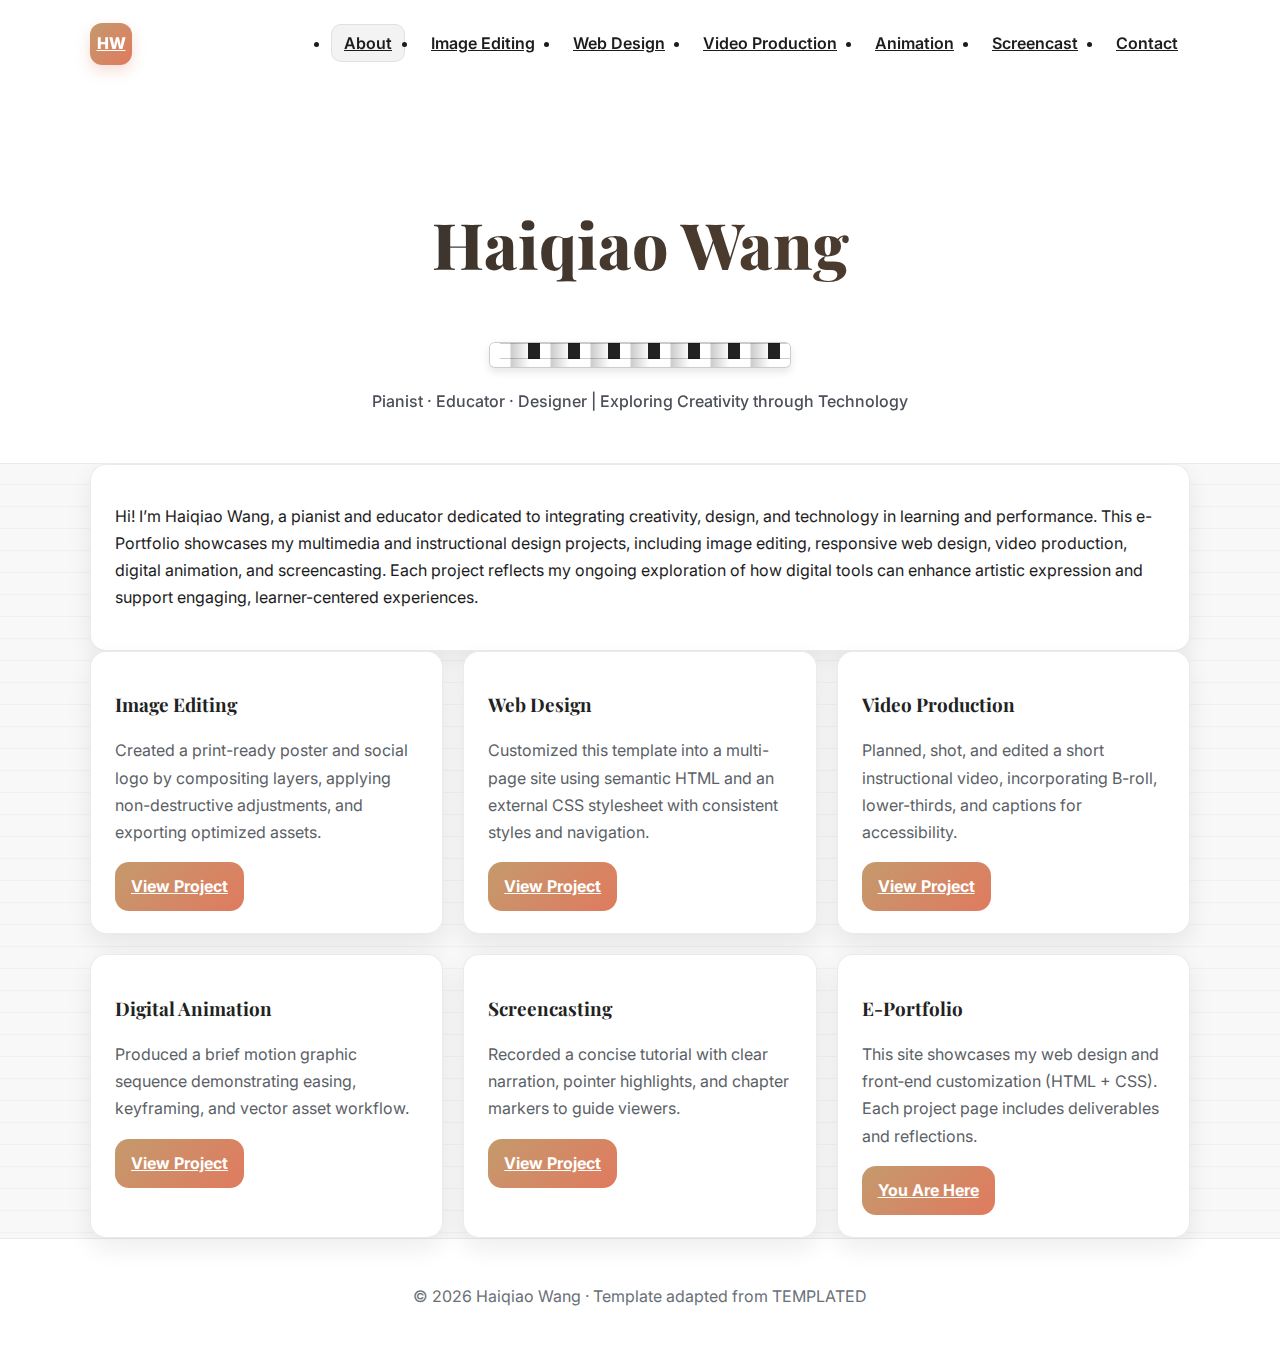
<file: index.html>
<!DOCTYPE html>
<html lang="en">
<head>
<meta charset="utf-8" />
<meta name="viewport" content="width=device-width, initial-scale=1" />
<meta name="keywords" content="Haiqiao Wang, e-portfolio, piano, instructional design, web design" />
<meta name="description" content="Homepage for Haiqiao Wang’s e-Portfolio: projects in image editing, web design, video, animation, and screencasting." />
<title>Haiqiao Wang · E-Portfolio</title>

<link href="https://fonts.googleapis.com/css2?family=Playfair+Display:wght@500;600;700;800&family=Inter:wght@400;500;600;700;800&display=swap" rel="stylesheet">
<link href="style.css" rel="stylesheet" type="text/css" media="screen" />
</head>

<body>
<header class="site-header">
  <nav class="nav container">
    <a class="brand" href="index.html" aria-label="Homepage">HW</a>
    <ul class="nav-links">
      <li><a class="active" href="index.html">About</a></li>
      <li><a href="image.html">Image Editing</a></li>
      <li><a href="web.html">Web Design</a></li>
      <li><a href="video.html">Video Production</a></li>
      <li><a href="animation.html">Animation</a></li>
      <li><a href="screencast.html">Screencast</a></li>
      <li><a href="contact.html">Contact</a></li>
    </ul>
  </nav>

  <section id="hero" class="container">
    <h1 class="hero-title">Haiqiao Wang</h1>
    <div class="keyboard-ribbon" aria-hidden="true"></div>
    <p class="hero-tag">Pianist · Educator · Designer | Exploring Creativity through Technology</p>
  </section>
</header>

<main>
  <!-- ABOUT -->
  <section id="about" class="container">
    <div class="card">
      <p>
        Hi! I’m Haiqiao Wang, a pianist and educator dedicated to integrating creativity, design, and technology in learning and performance. 
        This e-Portfolio showcases my multimedia and instructional design projects, including image editing, responsive web design, 
        video production, digital animation, and screencasting. Each project reflects my ongoing exploration of how digital tools can 
        enhance artistic expression and support engaging, learner-centered experiences.
      </p>
    </div>
  </section>

  <!-- PROJECT GRID -->
  <section id="projects" class="container">
    <div class="grid">
      <article class="card project">
        <h2>Image Editing</h2>
        <p>Created a print-ready poster and social logo by compositing layers, applying non-destructive adjustments, and exporting optimized assets.</p>
        <a href="image.html" class="button">View Project</a>
      </article>

      <article class="card project">
        <h2>Web Design</h2>
        <p>Customized this template into a multi-page site using semantic HTML and an external CSS stylesheet with consistent styles and navigation.</p>
        <a href="web.html" class="button">View Project</a>
      </article>

      <article class="card project">
        <h2>Video Production</h2>
        <p>Planned, shot, and edited a short instructional video, incorporating B-roll, lower-thirds, and captions for accessibility.</p>
        <a href="video.html" class="button">View Project</a>
      </article>

      <article class="card project">
        <h2>Digital Animation</h2>
        <p>Produced a brief motion graphic sequence demonstrating easing, keyframing, and vector asset workflow.</p>
        <a href="animation.html" class="button">View Project</a>
      </article>

      <article class="card project">
        <h2>Screencasting</h2>
        <p>Recorded a concise tutorial with clear narration, pointer highlights, and chapter markers to guide viewers.</p>
        <a href="screencast.html" class="button">View Project</a>
      </article>

      <article class="card project">
        <h2>E‑Portfolio</h2>
        <p>This site showcases my web design and front‑end customization (HTML + CSS). Each project page includes deliverables and reflections.</p>
        <a href="https://haiqiaowang.github.io/eportfolio/" class="button" target="_blank" rel="noopener">You Are Here</a>
      </article>
    </div>
  </section>
</main>

<footer class="site-footer">
  <div class="container">
    <p>© <span id="year"></span> Haiqiao Wang · Template adapted from TEMPLATED</p>
  </div>
</footer>

<script>
document.getElementById('year').textContent = new Date().getFullYear();
</script>
</body>
</html>
</file>
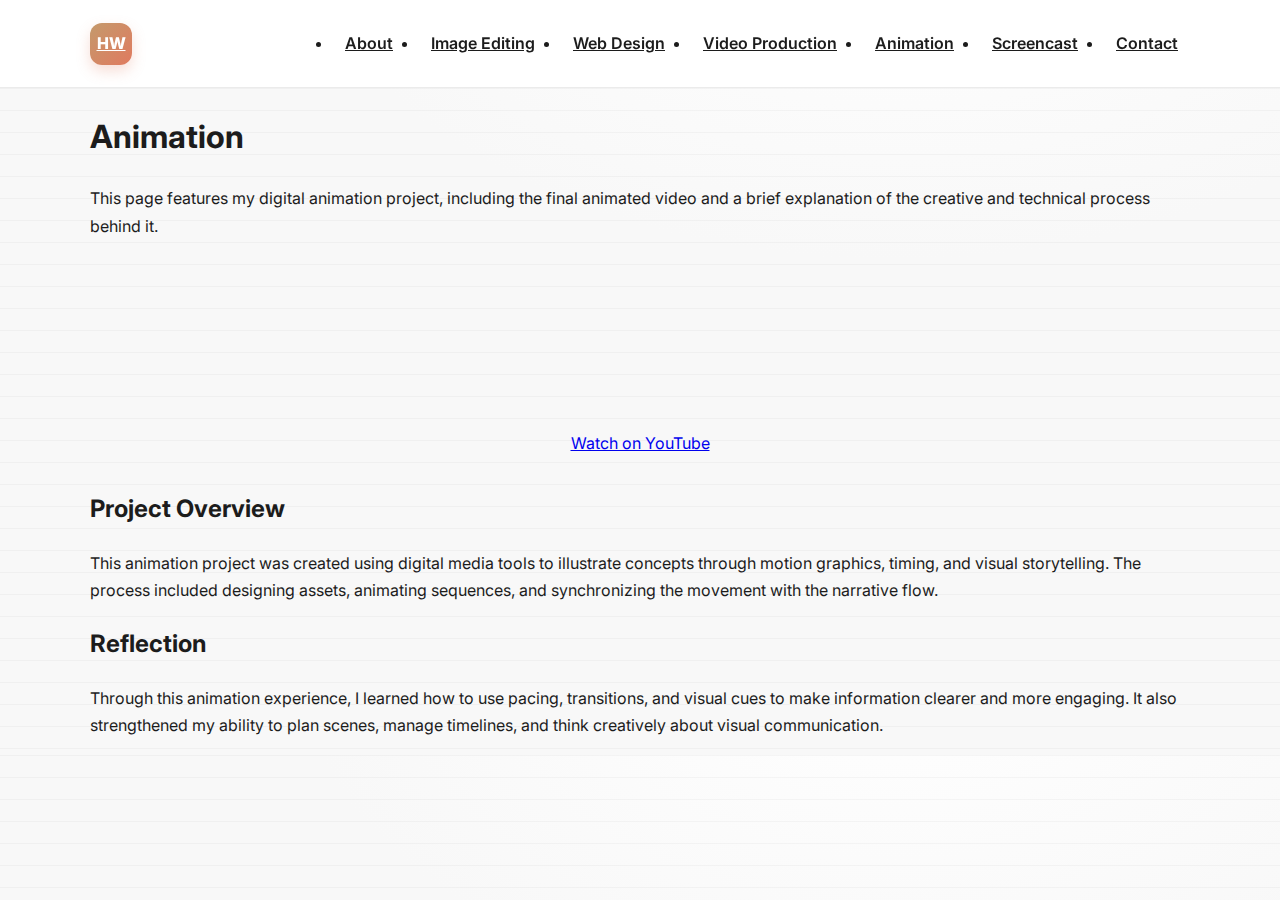
<file: animation.html>
<!DOCTYPE html>
<html lang="en">
<head>
  <meta charset="utf-8" />
  <title>Animation · Haiqiao Wang</title>
  <link rel="stylesheet" href="style.css" />
</head>
<body>
  <header class="site-header">
    <nav class="nav container">
      <a class="brand" href="index.html">HW</a>
      <ul class="nav-links">
        <li><a href="index.html">About</a></li>
        <li><a href="index.html#image-editing">Image Editing</a></li>
        <li><a href="index.html#web-design">Web Design</a></li>
        <li><a href="video.html">Video Production</a></li>
        <li><a href="animation.html">Animation</a></li>
        <li><a href="screencast.html">Screencast</a></li>
        <li><a href="contact.html">Contact</a></li>
      </ul>
    </nav>
  </header>

  <main class="container animation-page">
    <h1>Animation</h1>

    <p class="intro-text">
      This page features my digital animation project, including the final animated video and a brief explanation of the creative and technical process behind it.
    </p>

    <!-- ✅ Embedded YouTube Animation -->
    <section class="animation-section">
      <div class="video-wrapper">
        <iframe
          src="https://www.youtube.com/embed/cYCj-fbFIyM"
          title="YouTube animation player"
          frameborder="0"
          allow="accelerometer; autoplay; clipboard-write; encrypted-media; gyroscope; picture-in-picture; web-share"
          allowfullscreen>
        </iframe>
      </div>

      <div class="video-actions" style="text-align:center; margin-top: 1rem;">
        <a
          class="btn"
          href="https://www.youtube.com/watch?v=cYCj-fbFIyM"
          target="_blank"
          rel="noopener">
          Watch on YouTube
        </a>
      </div>
    </section>

    <!-- Description & Reflection -->
    <section class="reflection" style="margin-top: 2rem;">
      <h2>Project Overview</h2>
      <p>
        This animation project was created using digital media tools to illustrate concepts through motion graphics,
        timing, and visual storytelling. The process included designing assets, animating sequences, and synchronizing
        the movement with the narrative flow.
      </p>

      <h2>Reflection</h2>
      <p>
        Through this animation experience, I learned how to use pacing, transitions, and visual cues to make
        information clearer and more engaging. It also strengthened my ability to plan scenes, manage timelines,
        and think creatively about visual communication.
      </p>
    </section>
  </main>

</body>
</html>
</file>
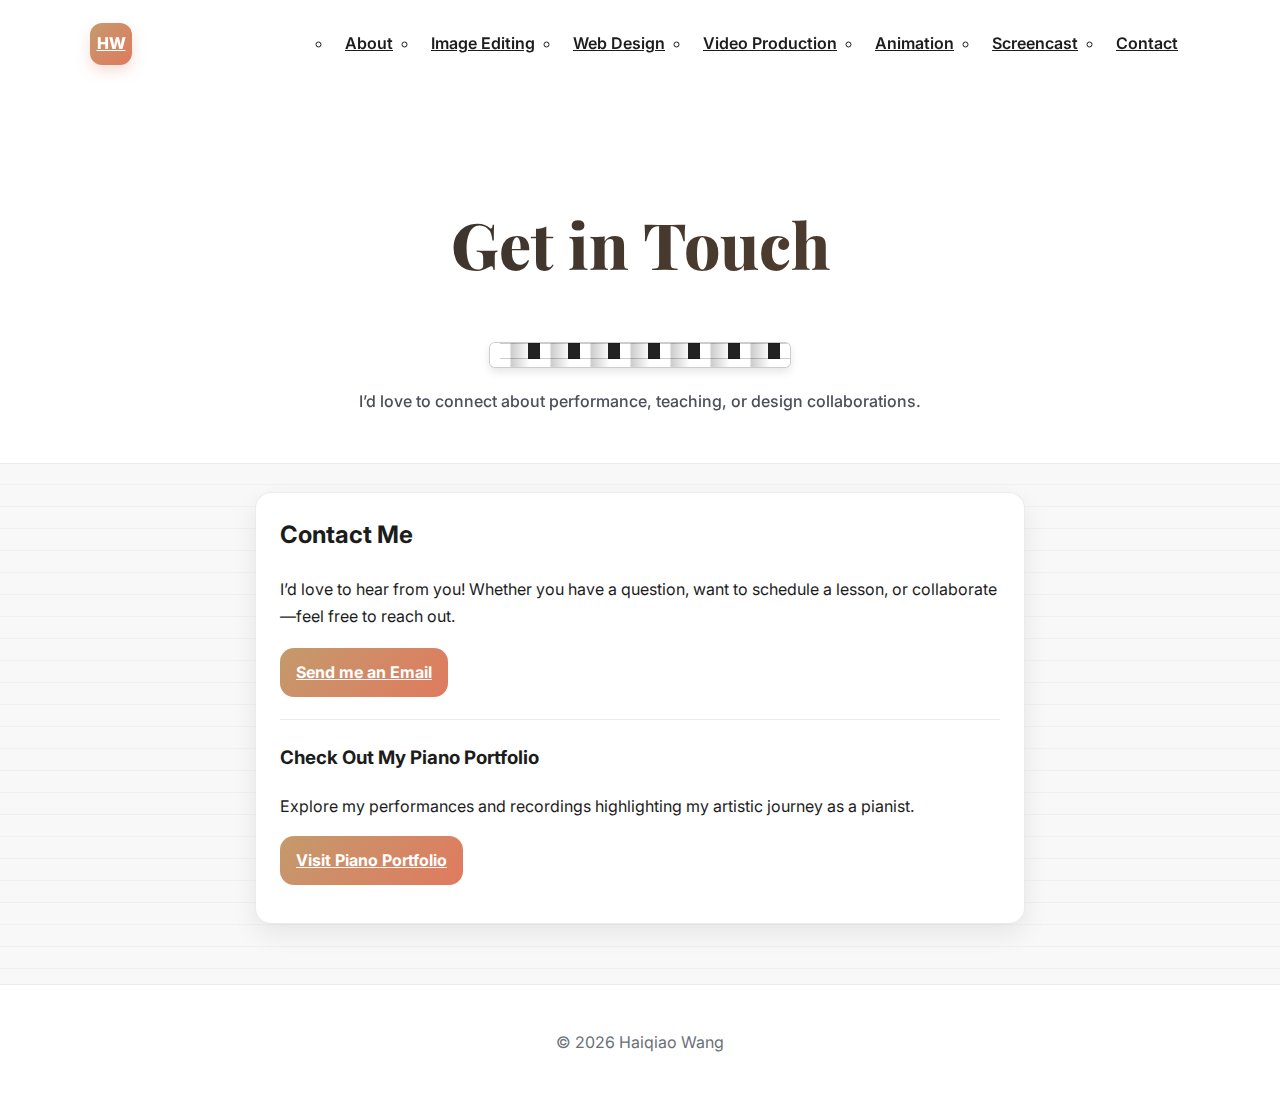
<file: contact.html>
<!DOCTYPE html>
<html lang="en">
<head>
  <meta charset="utf-8" />
  <meta name="viewport" content="width=device-width, initial-scale=1" />
  <title>Contact · Haiqiao Wang</title>
  <meta name="description" content=" I’d love to hear from you! Whether you have a question, want to schedule a lesson, or collaborate — feel free to reach out." />
  <link rel="stylesheet" href="style.css" />
  <link href="https://fonts.googleapis.com/css2?family=Playfair+Display:wght@600;700;800&family=Inter:wght@400;500;600;700&display=swap" rel="stylesheet">
</head>
<body>

<header class="site-header">
  <nav class="nav container">
    <a class="brand" href="index.html" aria-label="Homepage">HW</a>
    <ul class="nav-links">
       <ul class="nav-links">
  <li><a href="index.html">About</a></li>
  <li><a href="image-editing.html">Image Editing</a></li>
  <li><a href="web-design.html">Web Design</a></li>
  <li><a href="video.html">Video Production</a></li>
  <li><a href="animation.html">Animation</a></li>
  <li><a href="screencast.html">Screencast</a></li>
  <li><a href="contact.html">Contact</a></li>
</ul>
  </nav>

  <section id="hero" class="container" aria-labelledby="contact-title">
    <h1 id="contact-title" class="hero-title">Get in Touch</h1>
    <div class="keyboard-ribbon" aria-hidden="true"></div>
    <p class="hero-tag">I’d love to connect about performance, teaching, or design collaborations.</p>
  </section>
</header>

<main class="container" style="padding: 28px 0 60px;">
  <div class="card" style="max-width: 720px; margin: 0 auto;">
    <h2 style="margin-top: 0;">Contact Me</h2>
    <p>I’d love to hear from you! Whether you have a question, want to schedule a lesson, or collaborate—feel free to reach out.</p>
    <p style="margin: 18px 0;">
    <a class="button" href="mailto:haiqiaowang@ufl.edu" aria-label="Send an email to Haiqiao Wang">Send me an Email</a>
    </p>

  <hr style="border: none; border-top: 1px solid var(--border); margin: 22px 0;" />

  <h3 style="margin-top: 0;">Check Out My Piano Portfolio</h3>
  <p>Explore my performances and recordings highlighting my artistic journey as a pianist.</p>

  <p style="margin-top: 16px;">
  <a href="https://haiqiaowang.quarto.pub/haiqiao-wang-piano/" class="button" target="_blank" rel="noopener">Visit Piano Portfolio</a>
  </p>
    
  </div>
</main>

<footer class="site-footer">
  <div class="container">
    <p>© <span id="year"></span> Haiqiao Wang</p>
  </div>
</footer>

<script>
  document.getElementById('year').textContent = new Date().getFullYear();
</script>

</body>
</html>
</file>
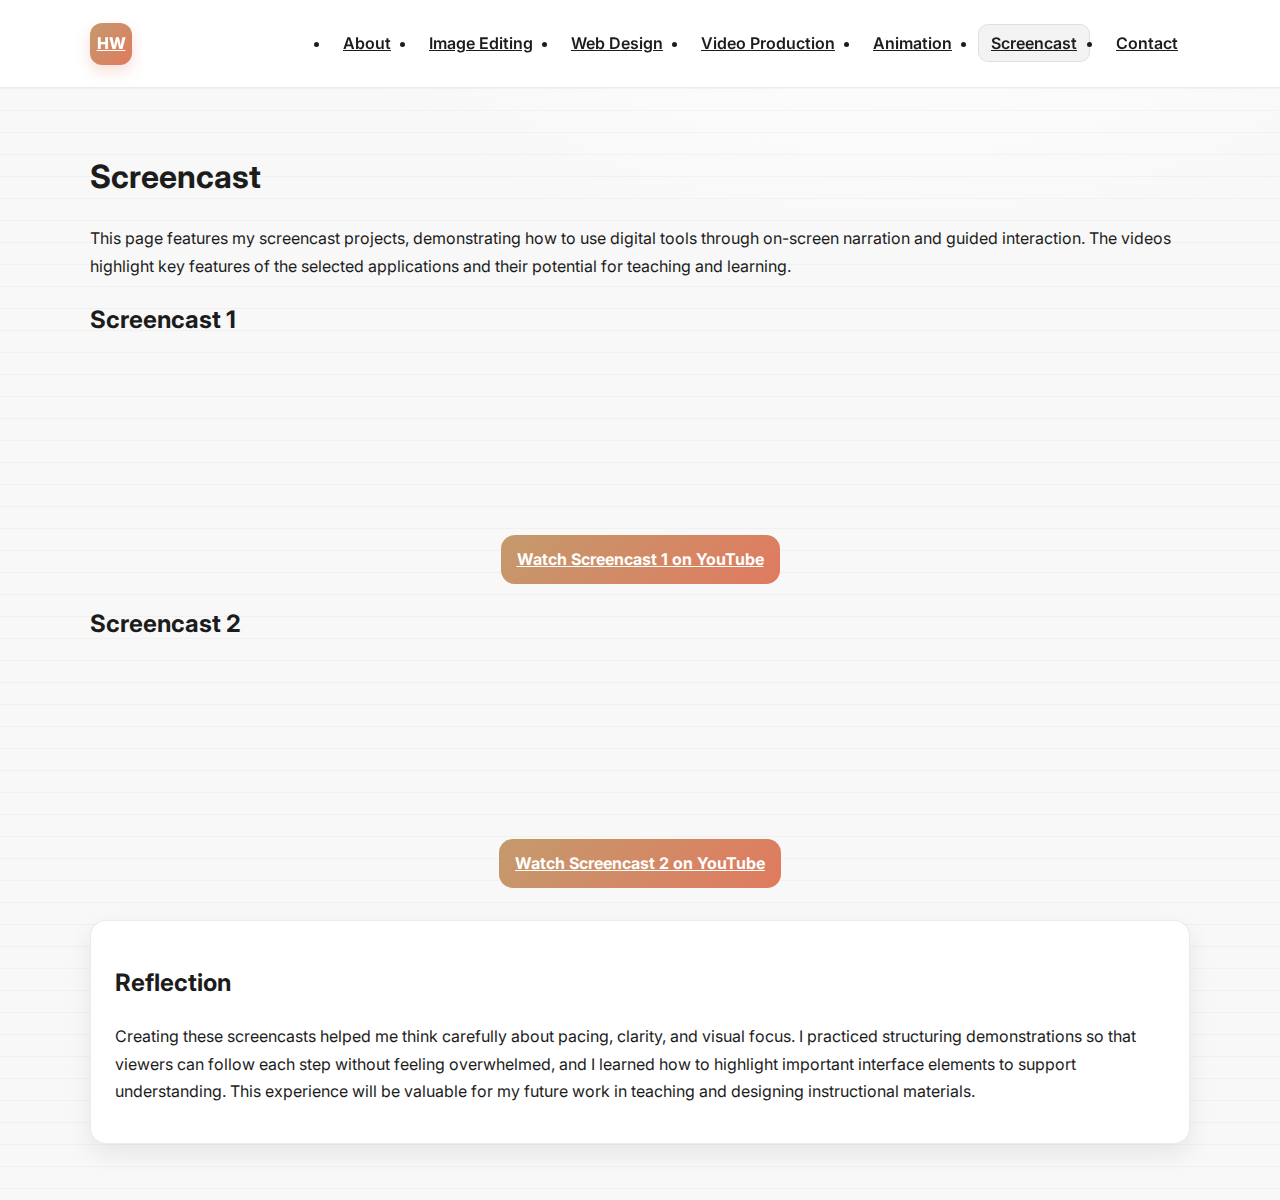
<file: screencast.html>
<!DOCTYPE html>
<html lang="en">
<head>
  <meta charset="utf-8" />
  <title>Screencast · Haiqiao Wang</title>
  <link rel="stylesheet" href="style.css" />
</head>
<body>
  <header class="site-header">
    <nav class="nav container">
      <a class="brand" href="index.html">HW</a>
      <ul class="nav-links">
        <li><a href="index.html">About</a></li>
        <li><a href="image-editing.html">Image Editing</a></li>
        <li><a href="web-design.html">Web Design</a></li>
        <li><a href="video.html">Video Production</a></li>
        <li><a href="animation.html">Animation</a></li>
        <li><a href="screencast.html" class="active">Screencast</a></li>
        <li><a href="contact.html">Contact</a></li>
      </ul>
    </nav>
  </header>

  <main class="container screencast-page" style="padding: 40px 0 56px;">
    <h1>Screencast</h1>

    <p class="intro-text">
      This page features my screencast projects, demonstrating how to use digital tools through on-screen narration
      and guided interaction. The videos highlight key features of the selected applications and their potential for
      teaching and learning.
    </p>

    <!-- Screencast 1 -->
    <section class="screencast-section">
      <h2>Screencast 1</h2>
      <div class="video-wrapper">
        <iframe
          src="https://www.youtube.com/embed/qVcKKvRsESI"
          title="YouTube screencast player"
          frameborder="0"
          allow="accelerometer; autoplay; clipboard-write; encrypted-media; gyroscope; picture-in-picture; web-share"
          allowfullscreen>
        </iframe>
      </div>

      <div class="video-actions" style="text-align:center; margin-top: 1rem;">
        <a
          class="button"
          href="https://www.youtube.com/watch?v=qVcKKvRsESI"
          target="_blank"
          rel="noopener">
          Watch Screencast 1 on YouTube
        </a>
      </div>
    </section>

    <!-- Screencast 2 -->
    <section class="screencast-section">
      <h2>Screencast 2</h2>
      <div class="video-wrapper">
        <iframe
          src="https://www.youtube.com/embed/ivPR-Obk0d8"
          title="Additional screencast video"
          frameborder="0"
          allow="accelerometer; autoplay; clipboard-write; encrypted-media; gyroscope; picture-in-picture; web-share"
          allowfullscreen>
        </iframe>
      </div>

      <div class="video-actions" style="text-align:center; margin-top: 1rem;">
        <a
          class="button"
          href="https://www.youtube.com/watch?v=ivPR-Obk0d8"
          target="_blank"
          rel="noopener">
          Watch Screencast 2 on YouTube
        </a>
      </div>
    </section>

    <!-- Reflection -->
    <section class="card" style="margin-top: 2rem;">
      <h2>Reflection</h2>
      <p>
        Creating these screencasts helped me think carefully about pacing, clarity, and visual focus. I practiced
        structuring demonstrations so that viewers can follow each step without feeling overwhelmed, and I learned how
        to highlight important interface elements to support understanding. This experience will be valuable for my
        future work in teaching and designing instructional materials.
      </p>
    </section>
  </main>
</body>
</html>
</file>
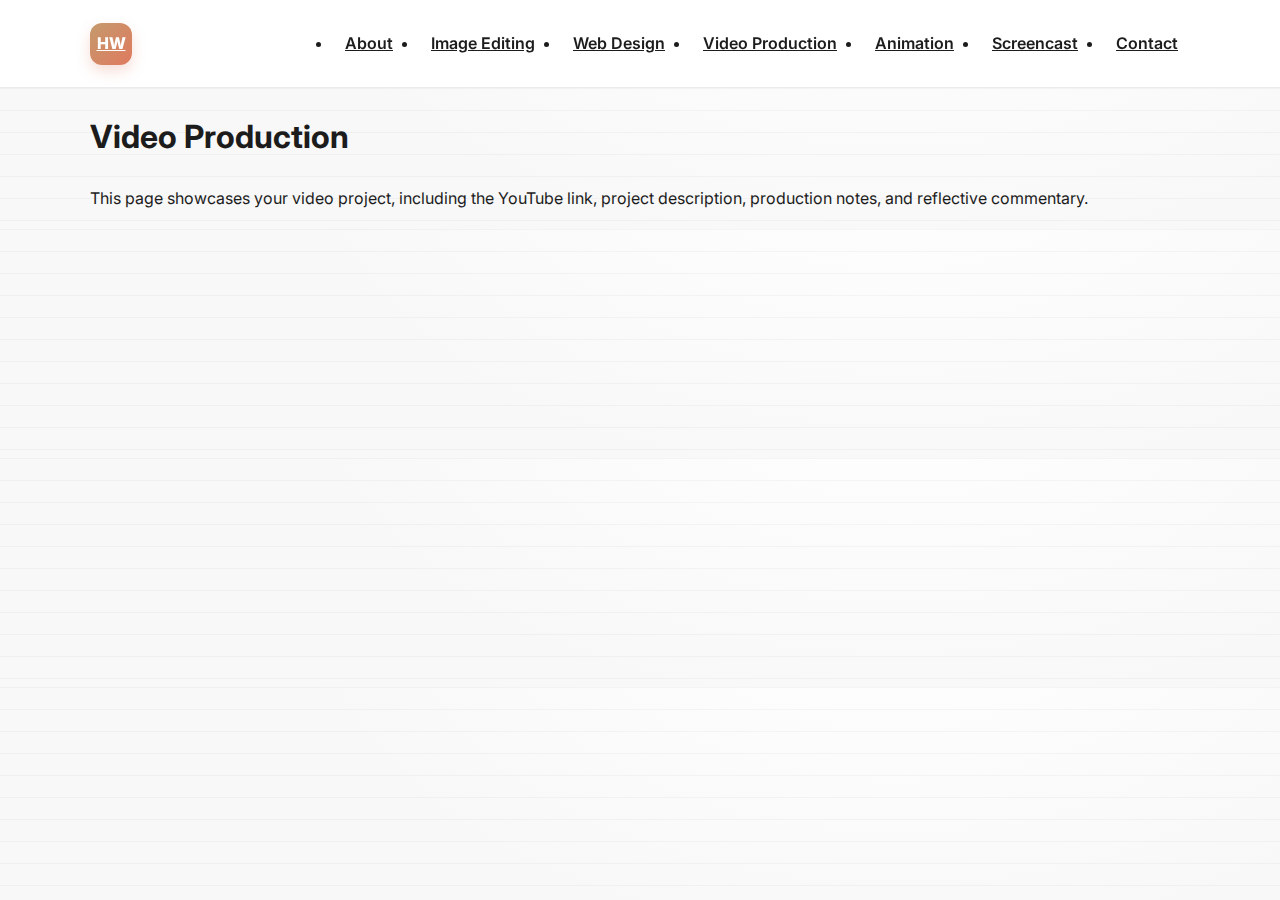
<file: Video.html>
<!DOCTYPE html>
<html lang="en">
<head>
  <meta charset="utf-8" />
  <title>Video Production · Haiqiao Wang</title>
  <link rel="stylesheet" href="style.css" />
</head>
<body>
  <header class="site-header">
    <nav class="nav container">
      <a class="brand" href="index.html">HW</a>
      <ul class="nav-links">
        <li><a href="index.html">About</a></li>
        <li><a href="index.html#image-editing">Image Editing</a></li>
        <li><a href="index.html#web-design">Web Design</a></li>
        <li><a href="video.html">Video Production</a></li>
        <li><a href="animation.html">Animation</a></li>
        <li><a href="screencast.html">Screencast</a></li>
        <li><a href="contact.html">Contact</a></li>
      </ul>
    </nav>
  </header>

  <main class="container">
    <h1>Video Production</h1>
    <p>This page showcases your video project, including the YouTube link, project description, production notes, and reflective commentary.</p>
  </main>
</body>
</html>
</file>
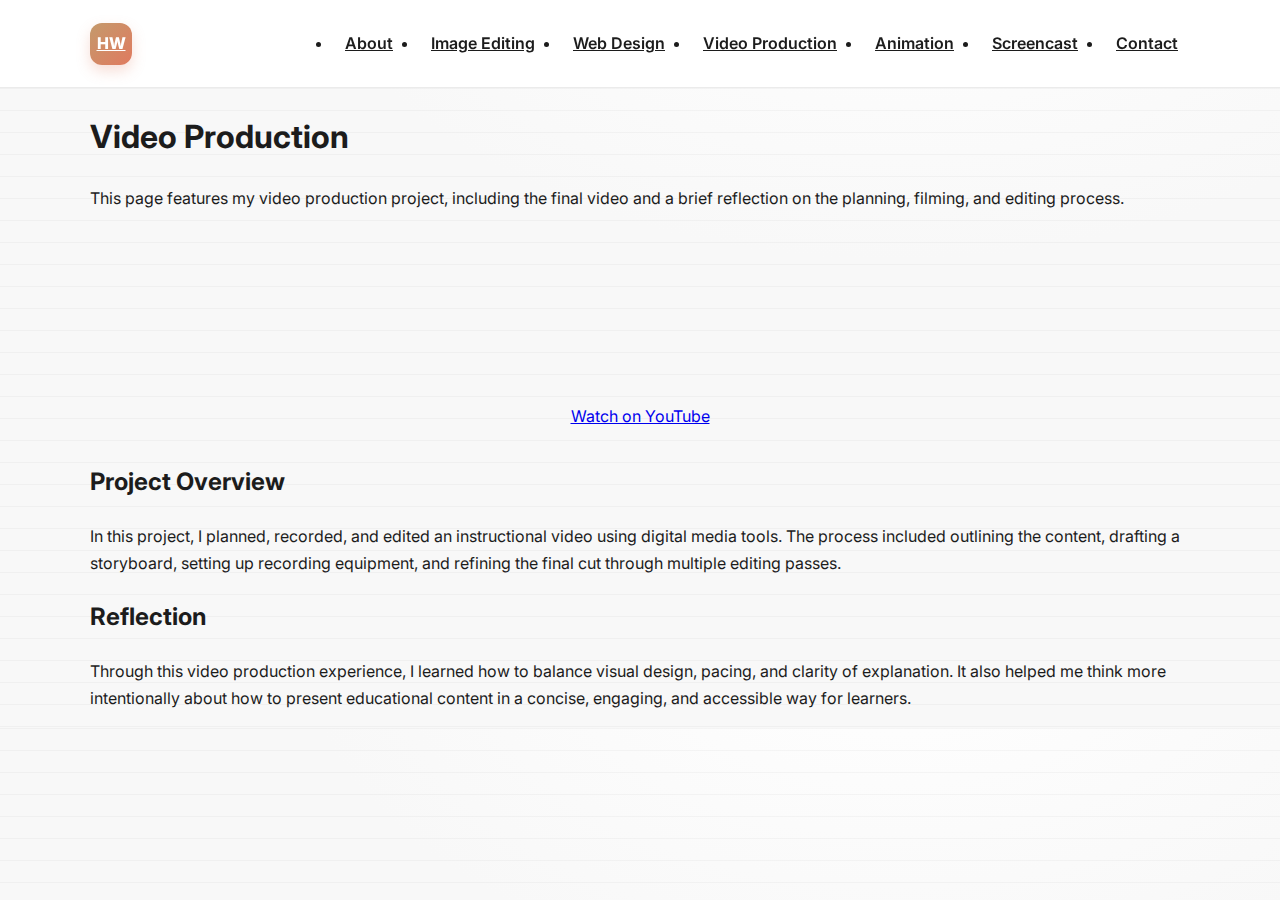
<file: video.html>
<!DOCTYPE html>
<html lang="en">
<head>
  <meta charset="utf-8" />
  <title>Video Production · Haiqiao Wang</title>
  <link rel="stylesheet" href="style.css" />
</head>
<body>
  <header class="site-header">
    <nav class="nav container">
      <a class="brand" href="index.html">HW</a>
      <ul class="nav-links">
        <li><a href="index.html">About</a></li>
        <li><a href="index.html#image-editing">Image Editing</a></li>
        <li><a href="index.html#web-design">Web Design</a></li>
        <li><a href="video.html">Video Production</a></li>
        <li><a href="animation.html">Animation</a></li>
        <li><a href="screencast.html">Screencast</a></li>
        <li><a href="contact.html">Contact</a></li>
      </ul>
    </nav>
  </header>

  <main class="container video-page">
    <h1>Video Production</h1>

    <p class="intro-text">
      This page features my video production project, including the final video and a brief reflection on the planning,
      filming, and editing process.
    </p>

    <!-- ✅ Embedded YouTube Video -->
    <section class="video-section">
      <div class="video-wrapper">
        <iframe
          src="https://www.youtube.com/embed/kHy6V4L_saE"
          title="YouTube video player"
          frameborder="0"
          allow="accelerometer; autoplay; clipboard-write; encrypted-media; gyroscope; picture-in-picture; web-share"
          allowfullscreen>
        </iframe>
      </div>

      <!-- Optional: Button to open in YouTube -->
      <div class="video-actions" style="text-align:center; margin-top: 1rem;">
        <a
          class="btn"
          href="https://www.youtube.com/watch?v=kHy6V4L_saE"
          target="_blank"
          rel="noopener">
          Watch on YouTube
        </a>
      </div>
    </section>

    <section class="reflection" style="margin-top: 2rem;">
      <h2>Project Overview</h2>
      <p>
        In this project, I planned, recorded, and edited an instructional video using digital media tools.
        The process included outlining the content, drafting a storyboard, setting up recording equipment,
        and refining the final cut through multiple editing passes.
      </p>

      <h2>Reflection</h2>
      <p>
        Through this video production experience, I learned how to balance visual design, pacing, and clarity of
        explanation. It also helped me think more intentionally about how to present educational content in a concise,
        engaging, and accessible way for learners.
      </p>
    </section>
  </main>

</body>
</html>
</file>
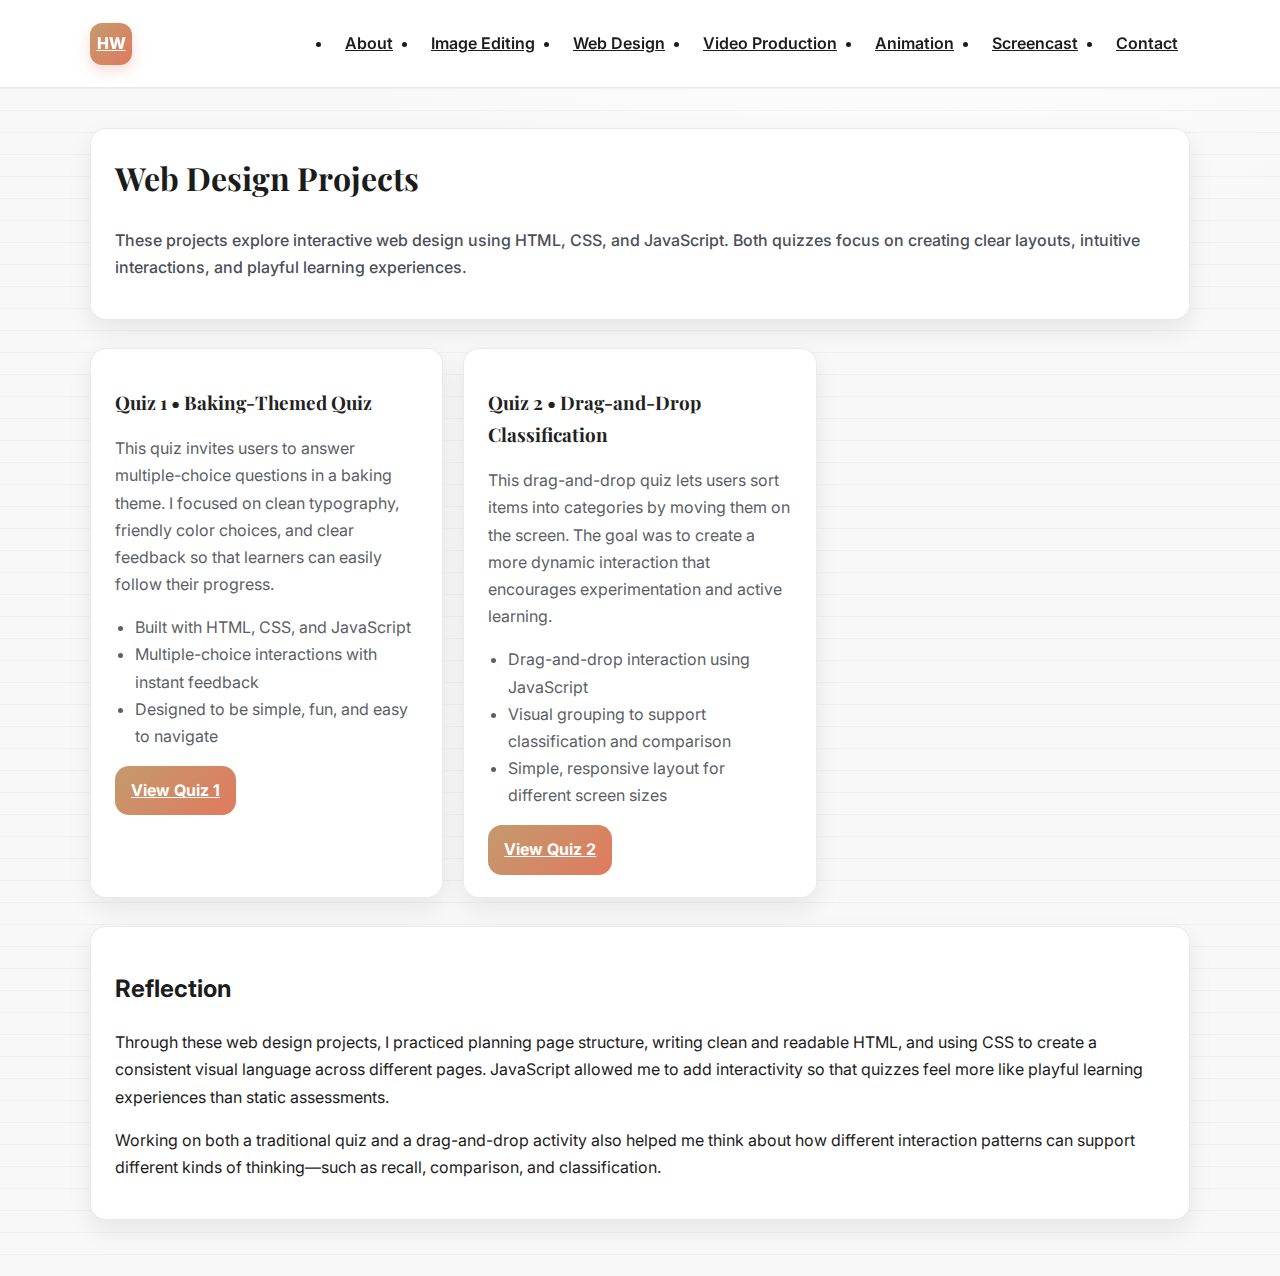
<file: web-design.html>
<!DOCTYPE html>
<html lang="en">
<head>
  <meta charset="utf-8" />
  <title>Web Design · Haiqiao Wang</title>
  <link rel="stylesheet" href="style.css" />
</head>
<body>
  <header class="site-header">
    <nav class="nav container">
      <a class="brand" href="index.html">HW</a>
      <ul class="nav-links">
  <li><a href="index.html">About</a></li>
  <li><a href="image-editing.html">Image Editing</a></li>
  <li><a href="web-design.html">Web Design</a></li>
  <li><a href="video.html">Video Production</a></li>
  <li><a href="animation.html">Animation</a></li>
  <li><a href="screencast.html">Screencast</a></li>
  <li><a href="contact.html">Contact</a></li>
</ul>
    </nav>
  </header>

  <main class="container" style="padding: 40px 0 56px;">
    <!-- Hero / Intro card -->
    <section class="card" style="margin-bottom: 28px;">
      <h1 style="margin-top: 0; font-family: 'Playfair Display', serif; font-size: 2rem;">
        Web Design Projects
      </h1>
      <p class="hero-tag">
        These projects explore interactive web design using HTML, CSS, and JavaScript. 
        Both quizzes focus on creating clear layouts, intuitive interactions, and playful learning experiences.
      </p>
    </section>

    <!-- Two project cards in a grid -->
    <section class="grid" style="margin-bottom: 28px;">
      <!-- Quiz 1 -->
      <article class="card project">
        <h2>Quiz 1 • Baking-Themed Quiz</h2>
        <p>
          This quiz invites users to answer multiple-choice questions in a baking theme. 
          I focused on clean typography, friendly color choices, and clear feedback so that learners 
          can easily follow their progress.
        </p>
        <ul style="padding-left: 20px; color: var(--muted);">
          <li>Built with HTML, CSS, and JavaScript</li>
          <li>Multiple-choice interactions with instant feedback</li>
          <li>Designed to be simple, fun, and easy to navigate</li>
        </ul>
        <a href="https://haiqiaowang.github.io/quiz/"
           class="button"
           target="_blank"
           rel="noopener">
          View Quiz 1
        </a>
      </article>

      <!-- Quiz 2 -->
      <article class="card project">
        <h2>Quiz 2 • Drag-and-Drop Classification</h2>
        <p>
          This drag-and-drop quiz lets users sort items into categories by moving them on the screen. 
          The goal was to create a more dynamic interaction that encourages experimentation and active learning.
        </p>
        <ul style="padding-left: 20px; color: var(--muted);">
          <li>Drag-and-drop interaction using JavaScript</li>
          <li>Visual grouping to support classification and comparison</li>
          <li>Simple, responsive layout for different screen sizes</li>
        </ul>
        <a href="https://haiqiaowang.github.io/drag/"
           class="button"
           target="_blank"
           rel="noopener">
          View Quiz 2
        </a>
      </article>

      <!-- 如果你以后还想加第三个 Web 项目，可以在这里再加一个 <article class="card project"> ... </article> -->
    </section>

    <!-- Reflection card -->
    <section class="card">
      <h2>Reflection</h2>
      <p>
        Through these web design projects, I practiced planning page structure, writing clean and readable HTML, 
        and using CSS to create a consistent visual language across different pages. JavaScript allowed me to add 
        interactivity so that quizzes feel more like playful learning experiences than static assessments.
      </p>
      <p>
        Working on both a traditional quiz and a drag-and-drop activity also helped me think about how different
        interaction patterns can support different kinds of thinking—such as recall, comparison, and classification.
      </p>
    </section>
  </main>
</body>
</html>
</file>
<file: style.css>
/* Bright Piano-Inspired Theme (Updated for GitHub Pages) */
@import url('https://fonts.googleapis.com/css2?family=Playfair+Display:wght@600;700;800&family=Inter:wght@400;500;600;700&display=swap');

:root {
  --bg: #FFFFFF;
  --surface: #FFFFFF;
  --card: #FFFFFF;
  --text: #1C1C1C;
  --muted: #5C5F66;
  --brand: #C49A6C;
  --brand-2: #E07A5F;
  --border: rgba(0,0,0,0.08);
  --radius: 16px;
  --shadow: 0 10px 24px rgba(20,24,29,0.08), 0 1px 0 rgba(255,255,255,0.6) inset;
}

body {
  margin: 0;
  background:
    repeating-linear-gradient(
      to bottom,
      rgba(0,0,0,0.03) 0px,
      rgba(0,0,0,0.03) 1px,
      transparent 1px,
      transparent 22px
    ),
    radial-gradient(1000px 600px at 70% -100px, #FFFFFF 0%, #F8F8F8 60%);
  color: var(--text);
  font-family: 'Inter', system-ui, -apple-system, Segoe UI, Roboto, Helvetica, Arial;
  line-height: 1.7;
}

.container { width: 92%; max-width: 1100px; margin: 0 auto; }

.site-header {
  position: sticky;
  top: 0;
  backdrop-filter: blur(8px);
  background: rgba(255,255,255,0.9);
  border-bottom: 1px solid var(--border);
  z-index: 10;
}

.nav {
  display: flex;
  justify-content: space-between;
  align-items: center;
  padding: 14px 0;
}

.brand {
  width: 42px;
  height: 42px;
  border-radius: 12px;
  display: grid;
  place-items: center;
  font-weight: 800;
  background: linear-gradient(135deg, var(--brand) 0%, var(--brand-2) 100%);
  color: #fff;
  box-shadow: 0 6px 14px rgba(224, 122, 95, 0.25);
}

.nav-links {
  display: flex;
  gap: 14px;
  flex-wrap: wrap;
}

.nav-links a {
  color: var(--text);
  font-weight: 600;
  padding: 8px 12px;
  border-radius: 10px;
  transition: background 0.2s ease;
}

.nav-links a:hover,
.nav-links a.active {
  background: #f3f3f3;
  border: 1px solid var(--border);
}

#hero {
  padding: 60px 0 32px;
  text-align: center;
}

.hero-title {
  font-family: "Playfair Display", serif;
  font-size: clamp(2.4rem, 5.6vw, 4rem);
  font-weight: 800;
  background: linear-gradient(120deg, #2C2C2C 0%, #4B3B2E 60%);
  -webkit-background-clip: text;
  color: transparent;
}

.hero-tag {
  color: #4B4F58;
  font-weight: 500;
}

/* Keyboard ribbon */
.keyboard-ribbon {
  width: 300px;
  height: 24px;
  margin: 14px auto 20px;
  display: flex;
  justify-content: space-between;
  background: #fff;
  border: 1px solid rgba(0,0,0,0.2);
  border-radius: 6px;
  overflow: hidden;
  box-shadow: 0 4px 8px rgba(0,0,0,0.1);
  position: relative;
}

.keyboard-ribbon::before {
  content: "";
  position: absolute;
  inset: 0;
  background-image: repeating-linear-gradient(
    to right,
    #fff 0px,
    #fff 20px,
    #ccc 21px,
    #fff 40px
  );
}

.keyboard-ribbon::after {
  content: "";
  position: absolute;
  top: 0;
  left: 10px;
  height: 14px;
  width: calc(100% - 10px);
  background-image: repeating-linear-gradient(
    to right,
    transparent 0px,
    transparent 28px,
    #222 28px,
    #222 40px
  );
  border-top: 1px solid rgba(0,0,0,0.2);
  border-bottom: 1px solid rgba(0,0,0,0.2);
}

.card {
  background: var(--card);
  border-radius: var(--radius);
  padding: 22px 24px;
  border: 1px solid var(--border);
  box-shadow: var(--shadow);
}

.grid {
  display: grid;
  grid-template-columns: repeat(3, 1fr);
  gap: 20px;
}

.project h2 {
  font-family: "Playfair Display", serif;
  font-size: 1.18rem;
  color: #222;
}

.project p {
  color: var(--muted);
}

.button {
  display: inline-block;
  background: linear-gradient(135deg, var(--brand) 0%, var(--brand-2) 100%);
  color: #fff;
  border-radius: 14px;
  padding: 11px 16px;
  font-weight: 700;
  border: none;
  transition: all 0.2s ease;
}

.button:hover {
  transform: translateY(-2px);
  filter: brightness(1.05);
}

.site-footer {
  padding: 28px 0 44px;
  text-align: center;
  color: #6A7078;
  border-top: 1px solid var(--border);
  background: rgba(255,255,255,0.9);
}

@media (max-width: 980px) {
  .grid {
    grid-template-columns: repeat(2, 1fr);
  }
}

@media (max-width: 640px) {
  .grid {
    grid-template-columns: 1fr;
  }
}

.button-group {
  display: flex;
  gap: 1rem;
  margin-top: 1rem;
}

.button-group .button {
  flex: 1;
  text-align: center;
}
</file>
